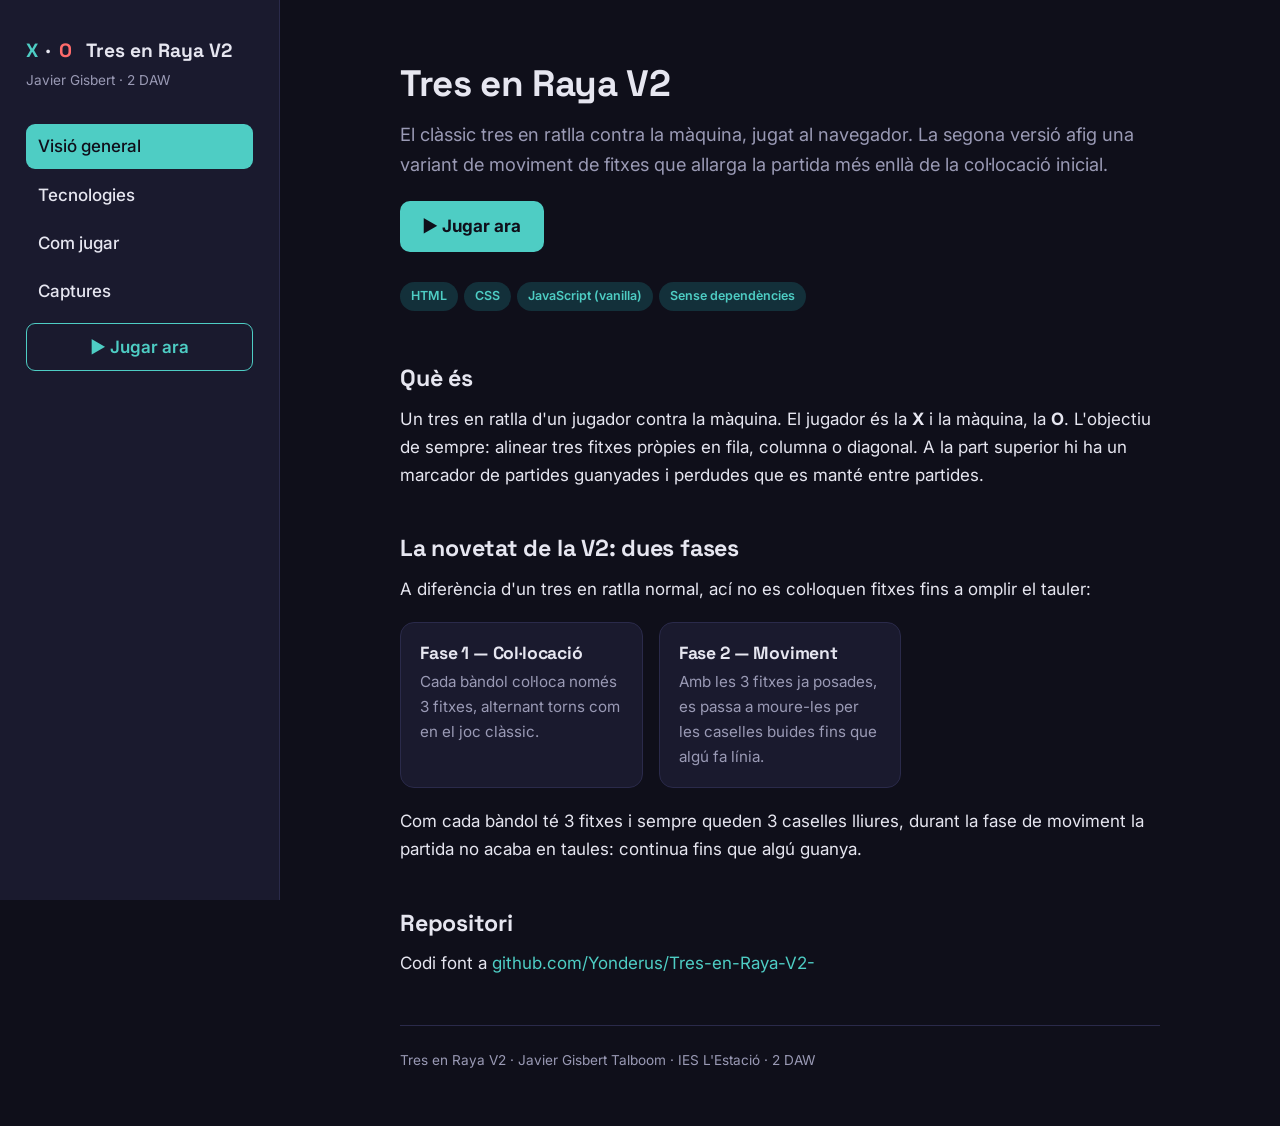
<file: index.html>
<!DOCTYPE html>
<html lang="ca">
<head>
<meta charset="UTF-8">
<meta name="viewport" content="width=device-width, initial-scale=1">
<title>Tres en Raya V2 — Visió general</title>
<link rel="preconnect" href="https://fonts.googleapis.com"><link rel="preconnect" href="https://fonts.gstatic.com" crossorigin><link href="https://fonts.googleapis.com/css2?family=Inter:wght@400;500;600&family=Space+Grotesk:wght@500;700&family=JetBrains+Mono:wght@400;500&display=swap" rel="stylesheet">
<link rel="stylesheet" href="css/style.css">
</head>
<body>
<div class="layout">
  <aside class="sidebar">
    <div class="brand"><span class="x">X</span>·<span class="o">O</span>&nbsp;Tres en Raya V2</div>
    <p class="brand-sub">Javier Gisbert · 2 DAW</p>
    <nav class="nav">
      <a href="index.html" class="active">Visió general</a>
      <a href="tecnologies.html">Tecnologies</a>
      <a href="tutorial.html">Com jugar</a>
      <a href="captures.html">Captures</a>
      <a href="joc/index.html" class="play">▶ Jugar ara</a>
    </nav>
  </aside>
  <main class="main"><div class="content">

    <h1>Tres en Raya V2</h1>
    <p class="lead">El clàssic tres en ratlla contra la màquina, jugat al navegador. La segona versió afig una variant de moviment de fitxes que allarga la partida més enllà de la col·locació inicial.</p>
    <a class="cta" href="joc/index.html">▶ Jugar ara</a>
    <div style="margin:1.2rem 0">
      <span class="tag">HTML</span><span class="tag">CSS</span><span class="tag">JavaScript (vanilla)</span><span class="tag">Sense dependències</span>
    </div>

    <h2>Què és</h2>
    <p>Un tres en ratlla d'un jugador contra la màquina. El jugador és la <strong>X</strong> i la màquina, la <strong>O</strong>. L'objectiu de sempre: alinear tres fitxes pròpies en fila, columna o diagonal. A la part superior hi ha un marcador de partides guanyades i perdudes que es manté entre partides.</p>

    <h2>La novetat de la V2: dues fases</h2>
    <p>A diferència d'un tres en ratlla normal, ací no es col·loquen fitxes fins a omplir el tauler:</p>
    <div class="grid">
      <div class="card"><h3>Fase 1 — Col·locació</h3><p>Cada bàndol col·loca només 3 fitxes, alternant torns com en el joc clàssic.</p></div>
      <div class="card"><h3>Fase 2 — Moviment</h3><p>Amb les 3 fitxes ja posades, es passa a moure-les per les caselles buides fins que algú fa línia.</p></div>
    </div>
    <p>Com cada bàndol té 3 fitxes i sempre queden 3 caselles lliures, durant la fase de moviment la partida no acaba en taules: continua fins que algú guanya.</p>

    <h2>Repositori</h2>
    <p>Codi font a <a href="https://github.com/Yonderus/Tres-en-Raya-V2-">github.com/Yonderus/Tres-en-Raya-V2-</a></p>
    <footer>Tres en Raya V2 · Javier Gisbert Talboom · IES L'Estació · 2 DAW</footer>
  </div></main>
</div>
</body>
</html>
</file>
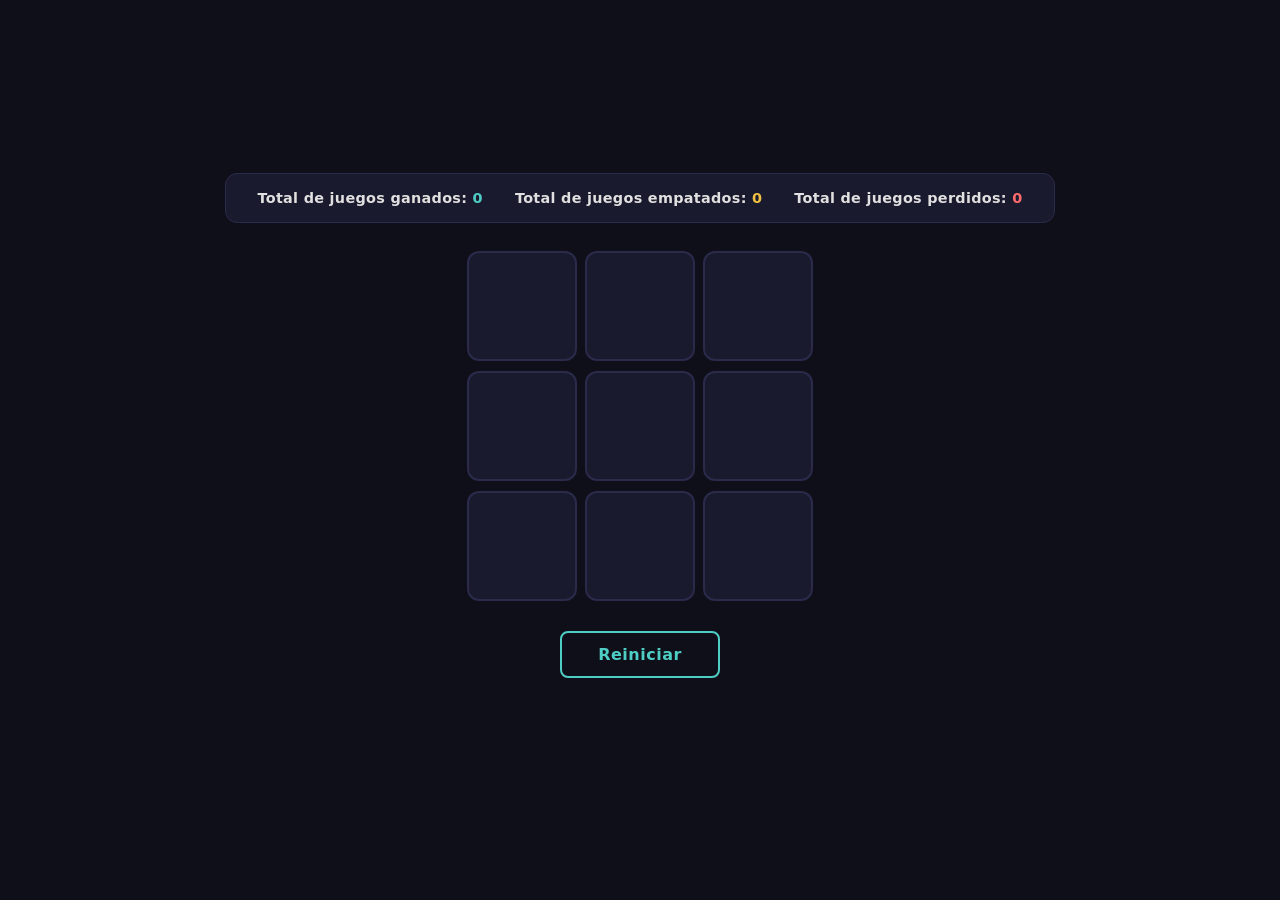
<file: joc/index.html>
<!DOCTYPE html>
<html lang="en">
<head>
    <meta charset="UTF-8">
    <meta name="viewport" content="width=device-width, initial-scale=1.0">
    <title>Tres en Raya</title>
    <link rel="stylesheet" href="index.css">
</head>
<body>
    <div id="resultado">

    <strong><p id="winJugador">Total de juegos ganados: <span id="winCountPlayer">0</span></p></strong>
    <strong><p id="draw">Total de juegos empatados: <span id="drawCount">0</span></p></strong>
    <strong><p id="winMaquina">Total de juegos perdidos: <span id="winCountMachine">0</span></p></strong>
    </div>
    <table id="tablaPrincipal" onclick="Jugar(event)">
            <tr>
                <td><button id="1"></button></td>
                <td><button id="2"></button></td>
                <td><button id="3"></button></td>
            </tr>
            <tr>
                <td><button id="4"></button></td>
                <td><button id="5"></button></td>
                <td><button id="6"></button></td>
            </tr>
            <tr>
                <td><button id="7"></button></td>
                <td><button id="8"></button></td>
                <td><button id="9"></button></td>
            </tr>
    </table>

    <button id="reiniciar" onclick="Reiniciar()">Reiniciar</button>
    <div id="mensajeGanador"></div>
    
    <script src="main.js"></script>
</body>
</html>
</file>
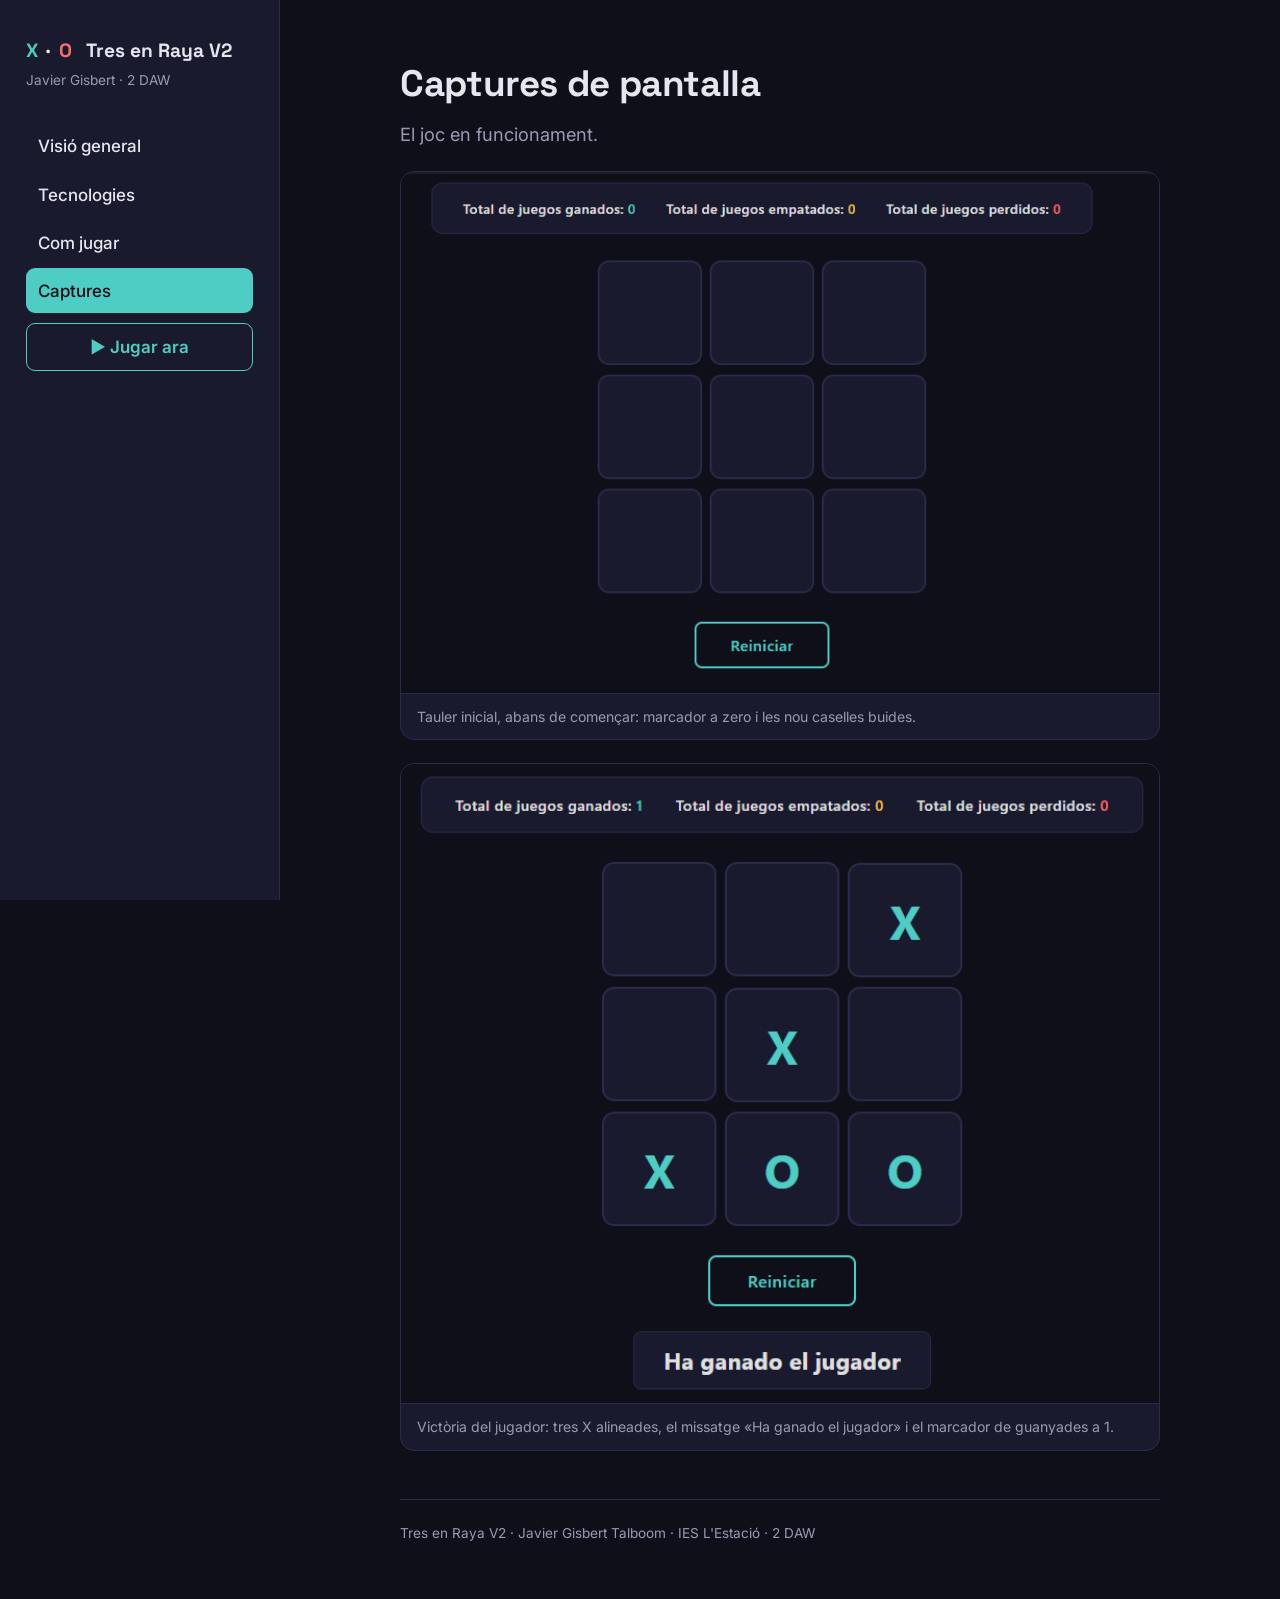
<file: captures.html>
<!DOCTYPE html>
<html lang="ca">
<head>
<meta charset="UTF-8">
<meta name="viewport" content="width=device-width, initial-scale=1">
<title>Tres en Raya V2 — Captures</title>
<link rel="preconnect" href="https://fonts.googleapis.com"><link rel="preconnect" href="https://fonts.gstatic.com" crossorigin><link href="https://fonts.googleapis.com/css2?family=Inter:wght@400;500;600&family=Space+Grotesk:wght@500;700&family=JetBrains+Mono:wght@400;500&display=swap" rel="stylesheet">
<link rel="stylesheet" href="css/style.css">
</head>
<body>
<div class="layout">
  <aside class="sidebar">
    <div class="brand"><span class="x">X</span>·<span class="o">O</span>&nbsp;Tres en Raya V2</div>
    <p class="brand-sub">Javier Gisbert · 2 DAW</p>
    <nav class="nav">
      <a href="index.html">Visió general</a>
      <a href="tecnologies.html">Tecnologies</a>
      <a href="tutorial.html">Com jugar</a>
      <a href="captures.html" class="active">Captures</a>
      <a href="joc/index.html" class="play">▶ Jugar ara</a>
    </nav>
  </aside>
  <main class="main"><div class="content">

    <h1>Captures de pantalla</h1>
    <p class="lead">El joc en funcionament.</p>
    <figure class="shot"><img src="img/captura1.png" alt="Tauler inicial buit amb el marcador a zero"><figcaption>Tauler inicial, abans de començar: marcador a zero i les nou caselles buides.</figcaption></figure>
    <figure class="shot"><img src="img/captura2.png" alt="Partida guanyada pel jugador amb tres X alineades"><figcaption>Victòria del jugador: tres X alineades, el missatge «Ha ganado el jugador» i el marcador de guanyades a 1.</figcaption></figure>
    <footer>Tres en Raya V2 · Javier Gisbert Talboom · IES L'Estació · 2 DAW</footer>
  </div></main>
</div>
</body>
</html>
</file>
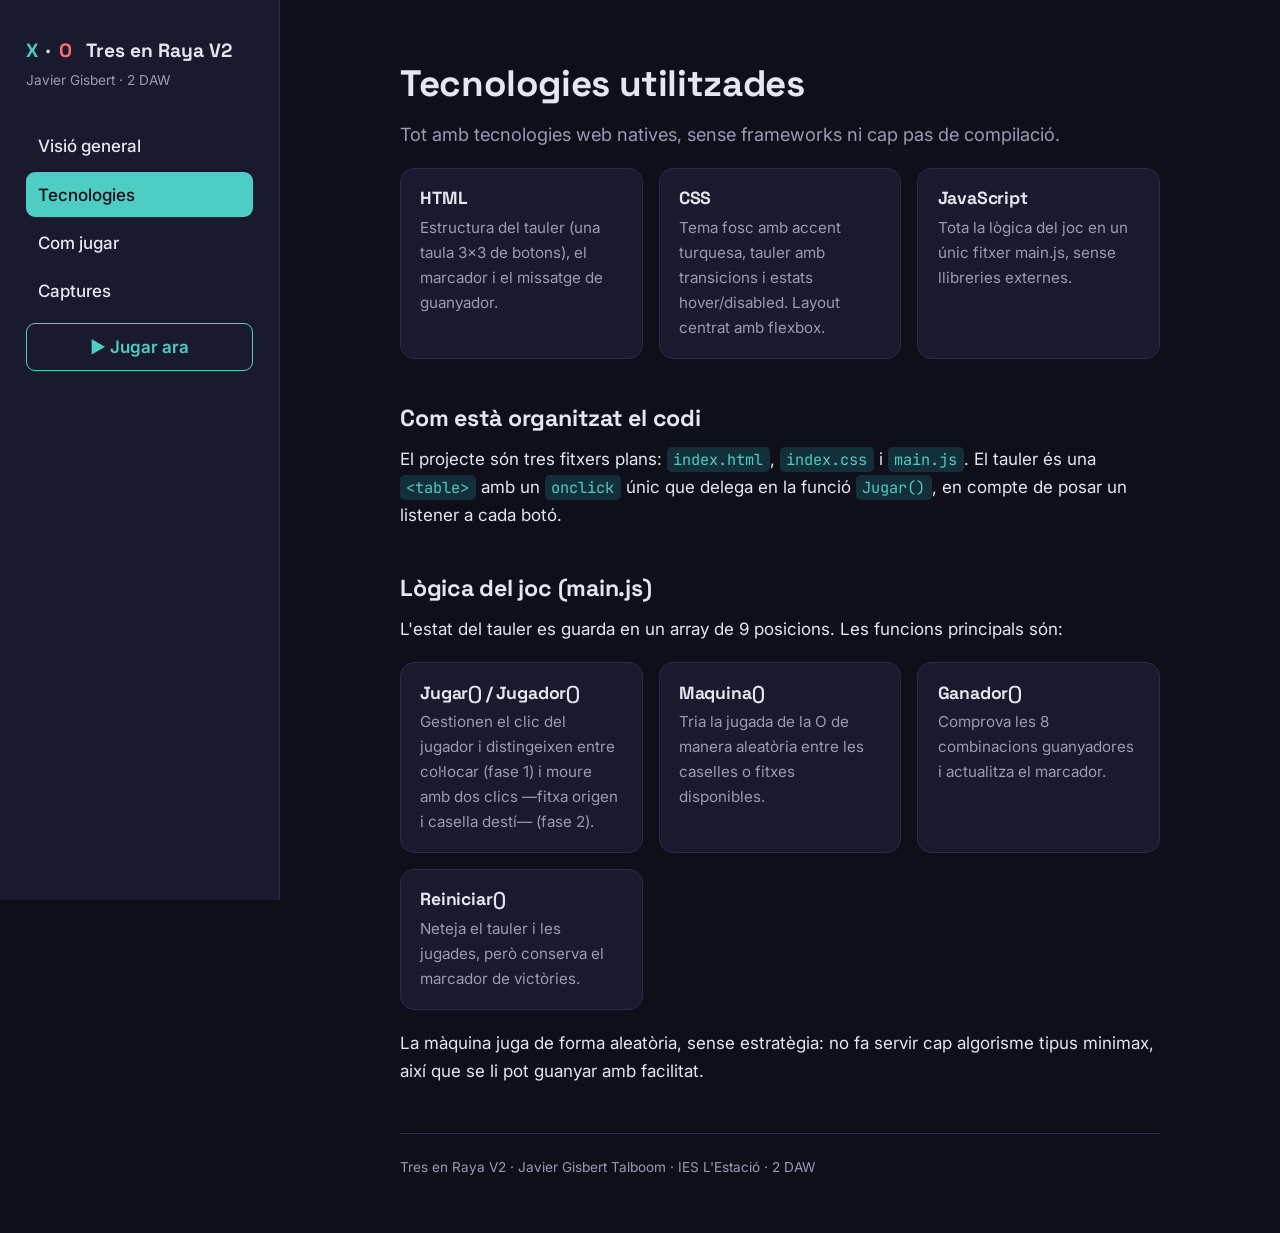
<file: tecnologies.html>
<!DOCTYPE html>
<html lang="ca">
<head>
<meta charset="UTF-8">
<meta name="viewport" content="width=device-width, initial-scale=1">
<title>Tres en Raya V2 — Tecnologies</title>
<link rel="preconnect" href="https://fonts.googleapis.com"><link rel="preconnect" href="https://fonts.gstatic.com" crossorigin><link href="https://fonts.googleapis.com/css2?family=Inter:wght@400;500;600&family=Space+Grotesk:wght@500;700&family=JetBrains+Mono:wght@400;500&display=swap" rel="stylesheet">
<link rel="stylesheet" href="css/style.css">
</head>
<body>
<div class="layout">
  <aside class="sidebar">
    <div class="brand"><span class="x">X</span>·<span class="o">O</span>&nbsp;Tres en Raya V2</div>
    <p class="brand-sub">Javier Gisbert · 2 DAW</p>
    <nav class="nav">
      <a href="index.html">Visió general</a>
      <a href="tecnologies.html" class="active">Tecnologies</a>
      <a href="tutorial.html">Com jugar</a>
      <a href="captures.html">Captures</a>
      <a href="joc/index.html" class="play">▶ Jugar ara</a>
    </nav>
  </aside>
  <main class="main"><div class="content">

    <h1>Tecnologies utilitzades</h1>
    <p class="lead">Tot amb tecnologies web natives, sense frameworks ni cap pas de compilació.</p>
    <div class="grid">
      <div class="card"><h3>HTML</h3><p>Estructura del tauler (una taula 3×3 de botons), el marcador i el missatge de guanyador.</p></div>
      <div class="card"><h3>CSS</h3><p>Tema fosc amb accent turquesa, tauler amb transicions i estats hover/disabled. Layout centrat amb flexbox.</p></div>
      <div class="card"><h3>JavaScript</h3><p>Tota la lògica del joc en un únic fitxer main.js, sense llibreries externes.</p></div>
    </div>

    <h2>Com està organitzat el codi</h2>
    <p>El projecte són tres fitxers plans: <code>index.html</code>, <code>index.css</code> i <code>main.js</code>. El tauler és una <code>&lt;table&gt;</code> amb un <code>onclick</code> únic que delega en la funció <code>Jugar()</code>, en compte de posar un listener a cada botó.</p>

    <h2>Lògica del joc (main.js)</h2>
    <p>L'estat del tauler es guarda en un array de 9 posicions. Les funcions principals són:</p>
    <div class="grid">
      <div class="card"><h3>Jugar() / Jugador()</h3><p>Gestionen el clic del jugador i distingeixen entre col·locar (fase 1) i moure amb dos clics —fitxa origen i casella destí— (fase 2).</p></div>
      <div class="card"><h3>Maquina()</h3><p>Tria la jugada de la O de manera aleatòria entre les caselles o fitxes disponibles.</p></div>
      <div class="card"><h3>Ganador()</h3><p>Comprova les 8 combinacions guanyadores i actualitza el marcador.</p></div>
      <div class="card"><h3>Reiniciar()</h3><p>Neteja el tauler i les jugades, però conserva el marcador de victòries.</p></div>
    </div>
    <p>La màquina juga de forma aleatòria, sense estratègia: no fa servir cap algorisme tipus minimax, així que se li pot guanyar amb facilitat.</p>
    <footer>Tres en Raya V2 · Javier Gisbert Talboom · IES L'Estació · 2 DAW</footer>
  </div></main>
</div>
</body>
</html>
</file>
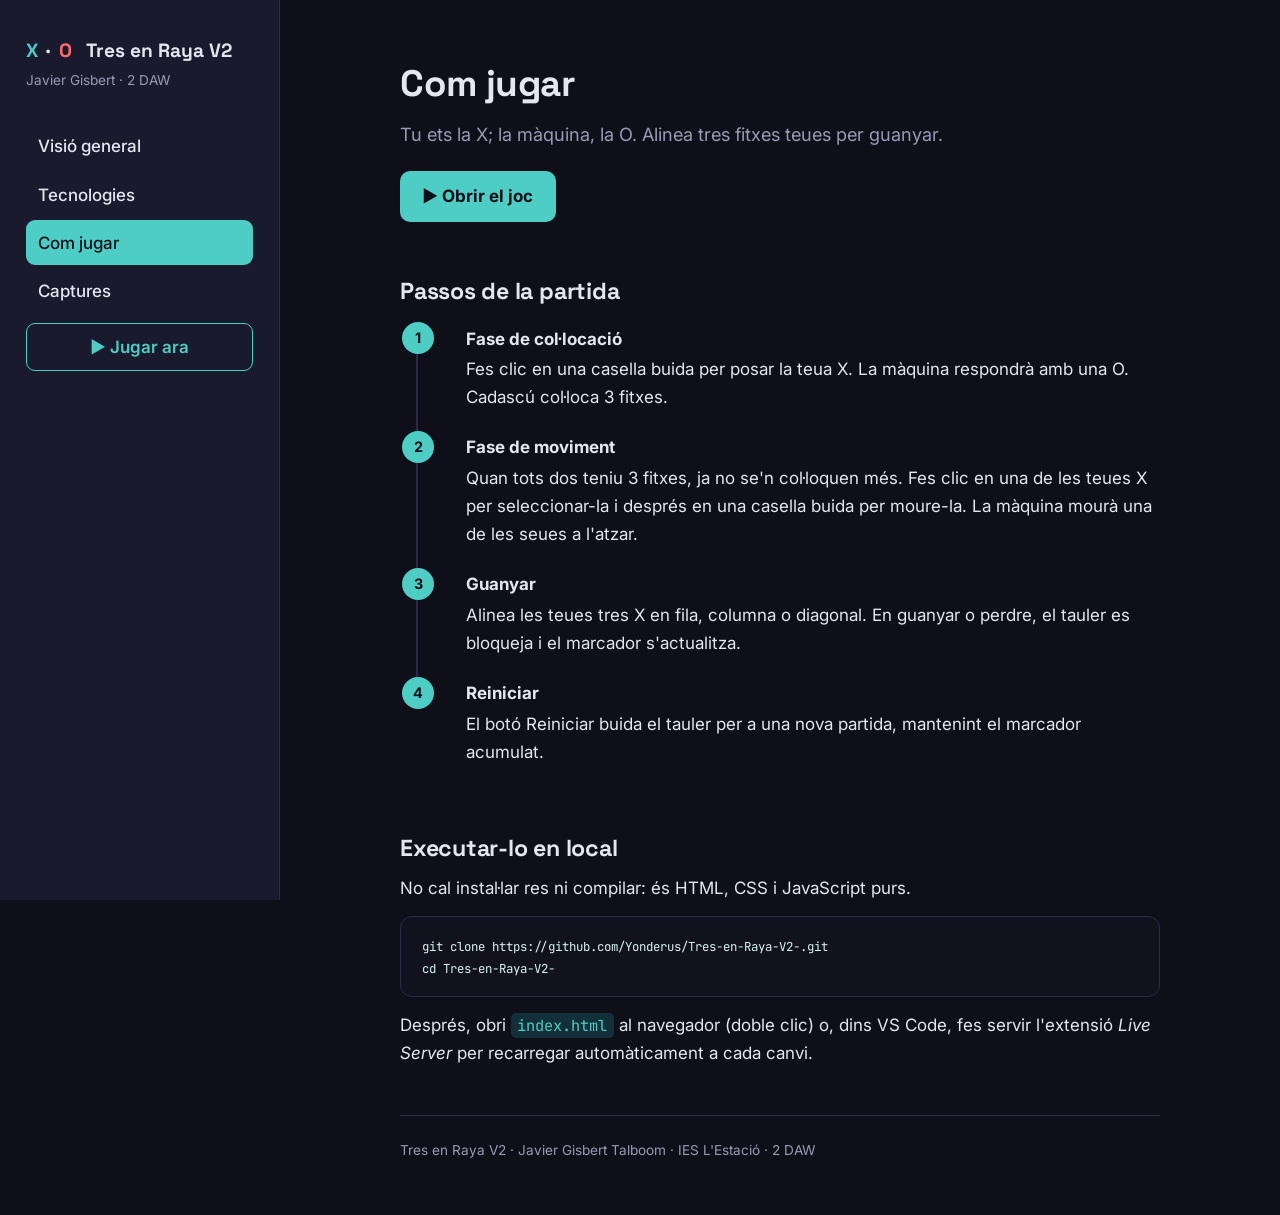
<file: tutorial.html>
<!DOCTYPE html>
<html lang="ca">
<head>
<meta charset="UTF-8">
<meta name="viewport" content="width=device-width, initial-scale=1">
<title>Tres en Raya V2 — Com jugar</title>
<link rel="preconnect" href="https://fonts.googleapis.com"><link rel="preconnect" href="https://fonts.gstatic.com" crossorigin><link href="https://fonts.googleapis.com/css2?family=Inter:wght@400;500;600&family=Space+Grotesk:wght@500;700&family=JetBrains+Mono:wght@400;500&display=swap" rel="stylesheet">
<link rel="stylesheet" href="css/style.css">
</head>
<body>
<div class="layout">
  <aside class="sidebar">
    <div class="brand"><span class="x">X</span>·<span class="o">O</span>&nbsp;Tres en Raya V2</div>
    <p class="brand-sub">Javier Gisbert · 2 DAW</p>
    <nav class="nav">
      <a href="index.html">Visió general</a>
      <a href="tecnologies.html">Tecnologies</a>
      <a href="tutorial.html" class="active">Com jugar</a>
      <a href="captures.html">Captures</a>
      <a href="joc/index.html" class="play">▶ Jugar ara</a>
    </nav>
  </aside>
  <main class="main"><div class="content">

    <h1>Com jugar</h1>
    <p class="lead">Tu ets la X; la màquina, la O. Alinea tres fitxes teues per guanyar.</p>
    <a class="cta" href="joc/index.html">▶ Obrir el joc</a>

    <h2>Passos de la partida</h2>
    <ol class="steps">
      <li><strong>Fase de col·locació</strong>Fes clic en una casella buida per posar la teua X. La màquina respondrà amb una O. Cadascú col·loca 3 fitxes.</li>
      <li><strong>Fase de moviment</strong>Quan tots dos teniu 3 fitxes, ja no se'n col·loquen més. Fes clic en una de les teues X per seleccionar-la i després en una casella buida per moure-la. La màquina mourà una de les seues a l'atzar.</li>
      <li><strong>Guanyar</strong>Alinea les teues tres X en fila, columna o diagonal. En guanyar o perdre, el tauler es bloqueja i el marcador s'actualitza.</li>
      <li><strong>Reiniciar</strong>El botó Reiniciar buida el tauler per a una nova partida, mantenint el marcador acumulat.</li>
    </ol>

    <h2>Executar-lo en local</h2>
    <p>No cal instal·lar res ni compilar: és HTML, CSS i JavaScript purs.</p>
    <pre><code>git clone https://github.com/Yonderus/Tres-en-Raya-V2-.git
cd Tres-en-Raya-V2-</code></pre>
    <p>Després, obri <code>index.html</code> al navegador (doble clic) o, dins VS Code, fes servir l'extensió <em>Live Server</em> per recarregar automàticament a cada canvi.</p>
    <footer>Tres en Raya V2 · Javier Gisbert Talboom · IES L'Estació · 2 DAW</footer>
  </div></main>
</div>
</body>
</html>
</file>
<file: css/style.css>
:root{
  --bg:#0f0f1a; --surface:#1a1a2e; --ink:#e6e6f0; --muted:#9a9ab5;
  --line:#2a2a4a; --accent:#4ecdc4; --accent-2:#3bb3ab; --accent-soft:#13303a;
  --code-bg:#12121f; --code-ink:#d6f5f1; --sidebar:280px; --maxw:760px;
}
*{box-sizing:border-box}
html{scroll-behavior:smooth}
body{margin:0; background:var(--bg); color:var(--ink);
  font-family:"Inter",system-ui,-apple-system,"Segoe UI",Roboto,sans-serif; font-size:17px; line-height:1.65; -webkit-font-smoothing:antialiased}
h1,h2,h3{font-family:"Space Grotesk","Inter",system-ui,sans-serif; line-height:1.2; letter-spacing:-.01em}
h1{font-size:2.3rem; margin:.2em 0 .1em}
h2{font-size:1.45rem; margin:2em 0 .5em}
h3{font-size:1.1rem; margin:1.5em 0 .4em}
p{margin:.7em 0} a{color:var(--accent); text-decoration:none} a:hover{text-decoration:underline}
code{font-family:"JetBrains Mono",ui-monospace,Menlo,Consolas,monospace; font-size:.9em; background:var(--accent-soft); color:var(--accent); padding:.12em .42em; border-radius:5px}
pre{background:var(--code-bg); color:var(--code-ink); padding:1.1rem 1.3rem; border-radius:12px; overflow-x:auto; border:1px solid var(--line);
  font-family:"JetBrains Mono",ui-monospace,Menlo,Consolas,monospace; font-size:.86rem; line-height:1.6}
pre code{background:none; color:inherit; padding:0}
.layout{display:flex; min-height:100vh}
.sidebar{width:var(--sidebar); flex:0 0 var(--sidebar); background:var(--surface); border-right:1px solid var(--line); padding:2.2rem 1.6rem; position:sticky; top:0; height:100vh}
.brand{font-family:"Space Grotesk",sans-serif; font-weight:700; font-size:1.2rem; display:flex; align-items:center; gap:.55rem}
.brand .x{color:var(--accent)} .brand .o{color:#ff6b6b}
.brand-sub{color:var(--muted); font-size:.85rem; margin:.15rem 0 2rem}
.nav a{display:block; color:var(--ink); padding:.55rem .8rem; border-radius:9px; font-weight:500; margin-bottom:.15rem}
.nav a:hover{background:#22223a; text-decoration:none}
.nav a.active{background:var(--accent); color:#0f0f1a}
.nav a.play{border:1px solid var(--accent); color:var(--accent); margin-top:.6rem; text-align:center; font-weight:600}
.nav a.play:hover{background:var(--accent); color:#0f0f1a}
.main{flex:1; padding:3.4rem 2.4rem; display:flex; justify-content:center}
.content{width:100%; max-width:var(--maxw)}
.lead{font-size:1.14rem; color:var(--muted)}
.cta{display:inline-block; background:var(--accent); color:#0f0f1a; font-weight:700; padding:.7rem 1.4rem; border-radius:10px; margin:.6rem 0}
.cta:hover{background:var(--accent-2); text-decoration:none}
.tag{display:inline-block; background:var(--accent-soft); color:var(--accent); font-size:.78rem; font-weight:600; padding:.28rem .7rem; border-radius:999px; margin:0 .35rem .45rem 0}
.grid{display:grid; grid-template-columns:repeat(auto-fill,minmax(220px,1fr)); gap:1rem; margin:1.2rem 0}
.card{background:var(--surface); border:1px solid var(--line); border-radius:14px; padding:1.1rem 1.2rem}
.card h3{margin:.1em 0 .3em; color:var(--ink)} .card p{margin:0; color:var(--muted); font-size:.95rem}
.shot{background:var(--surface); border:1px solid var(--line); border-radius:14px; overflow:hidden; margin:1.4rem 0}
.shot img{display:block; width:100%; height:auto}
.shot figcaption{padding:.7rem 1rem; color:var(--muted); font-size:.88rem; border-top:1px solid var(--line)}
.steps{counter-reset:s; list-style:none; padding:0; margin:1.2rem 0}
.steps li{counter-increment:s; position:relative; padding:0 0 1.4rem 3rem; border-left:2px solid var(--line); margin-left:1rem}
.steps li:last-child{border-left-color:transparent}
.steps li::before{content:counter(s); position:absolute; left:-1rem; top:-.15rem; width:2rem; height:2rem; background:var(--accent); color:#0f0f1a; border-radius:50%; display:flex; align-items:center; justify-content:center; font-weight:700; font-size:.9rem}
.steps li strong{display:block; margin-bottom:.15rem; color:var(--ink)}
footer{color:var(--muted); font-size:.85rem; margin-top:3rem; padding-top:1.4rem; border-top:1px solid var(--line)}
@media(max-width:820px){
  .layout{flex-direction:column}
  .sidebar{width:100%; flex:none; height:auto; position:static; border-right:none; border-bottom:1px solid var(--line); padding:1.4rem}
  .brand-sub{margin-bottom:1rem} .nav{display:flex; flex-wrap:wrap; gap:.3rem} .nav a{margin:0}
  .nav a.play{margin-top:0}
  .main{padding:2rem 1.3rem} h1{font-size:1.8rem}
}
</file>
<file: joc/index.css>
* {
    margin: 0;
    padding: 0;
    box-sizing: border-box;
}

body {
    display: flex;
    flex-direction: column;
    align-items: center;
    justify-content: center;
    min-height: 100vh;
    background: #0f0f1a;
    font-family: 'Segoe UI', system-ui, sans-serif;
    color: #e0e0e0;
    gap: 24px;
}

/* Marcador */
#resultado {
    display: flex;
    gap: 32px;
    background: #1a1a2e;
    padding: 16px 32px;
    border-radius: 12px;
    border: 1px solid #2a2a4a;
}

#resultado p {
    font-size: 0.9rem;
    font-weight: 600;
    letter-spacing: 0.3px;
}

#winJugador span {
    color: #4ecdc4;
}

#draw span {
    color: #f0c040;
}

#winMaquina span {
    color: #ff6b6b;
}

/* Tablero */
table {
    border-collapse: collapse;
}

td {
    padding: 4px;
}

button {
    font-family: 'Segoe UI', system-ui, sans-serif;
}

/* Botones del tablero */
#tablaPrincipal button {
    width: 110px;
    height: 110px;
    font-size: 2.8rem;
    font-weight: 700;
    background: #1a1a2e;
    color: #4ecdc4;
    border: 2px solid #2a2a4a;
    border-radius: 12px;
    cursor: pointer;
    transition: background 0.2s, transform 0.1s, box-shadow 0.2s;
}

#tablaPrincipal button:hover {
    background: #22223a;
    transform: scale(1.04);
    box-shadow: 0 0 16px rgba(78, 205, 196, 0.15);
}

#tablaPrincipal button:active {
    transform: scale(0.96);
}

#tablaPrincipal button:disabled {
    cursor: default;
    transform: none;
    box-shadow: none;
}

/* Reiniciar */
#reiniciar {
    padding: 12px 36px;
    font-size: 1rem;
    font-weight: 600;
    background: transparent;
    color: #4ecdc4;
    border: 2px solid #4ecdc4;
    border-radius: 8px;
    cursor: pointer;
    transition: background 0.2s, color 0.2s;
    letter-spacing: 0.5px;
}

#reiniciar:hover {
    background: #4ecdc4;
    color: #0f0f1a;
}

/* Mensaje ganador */
#mensajeGanador {
    font-size: 1.4rem;
    font-weight: 700;
    padding: 12px 28px;
    border-radius: 8px;
    opacity: 0;
    transform: translateY(8px);
    transition: opacity 0.3s, transform 0.3s;
    background: #1a1a2e;
    border: 1px solid #2a2a4a;
}

#mensajeGanador.visible {
    opacity: 1;
    transform: translateY(0);
}
</file>
